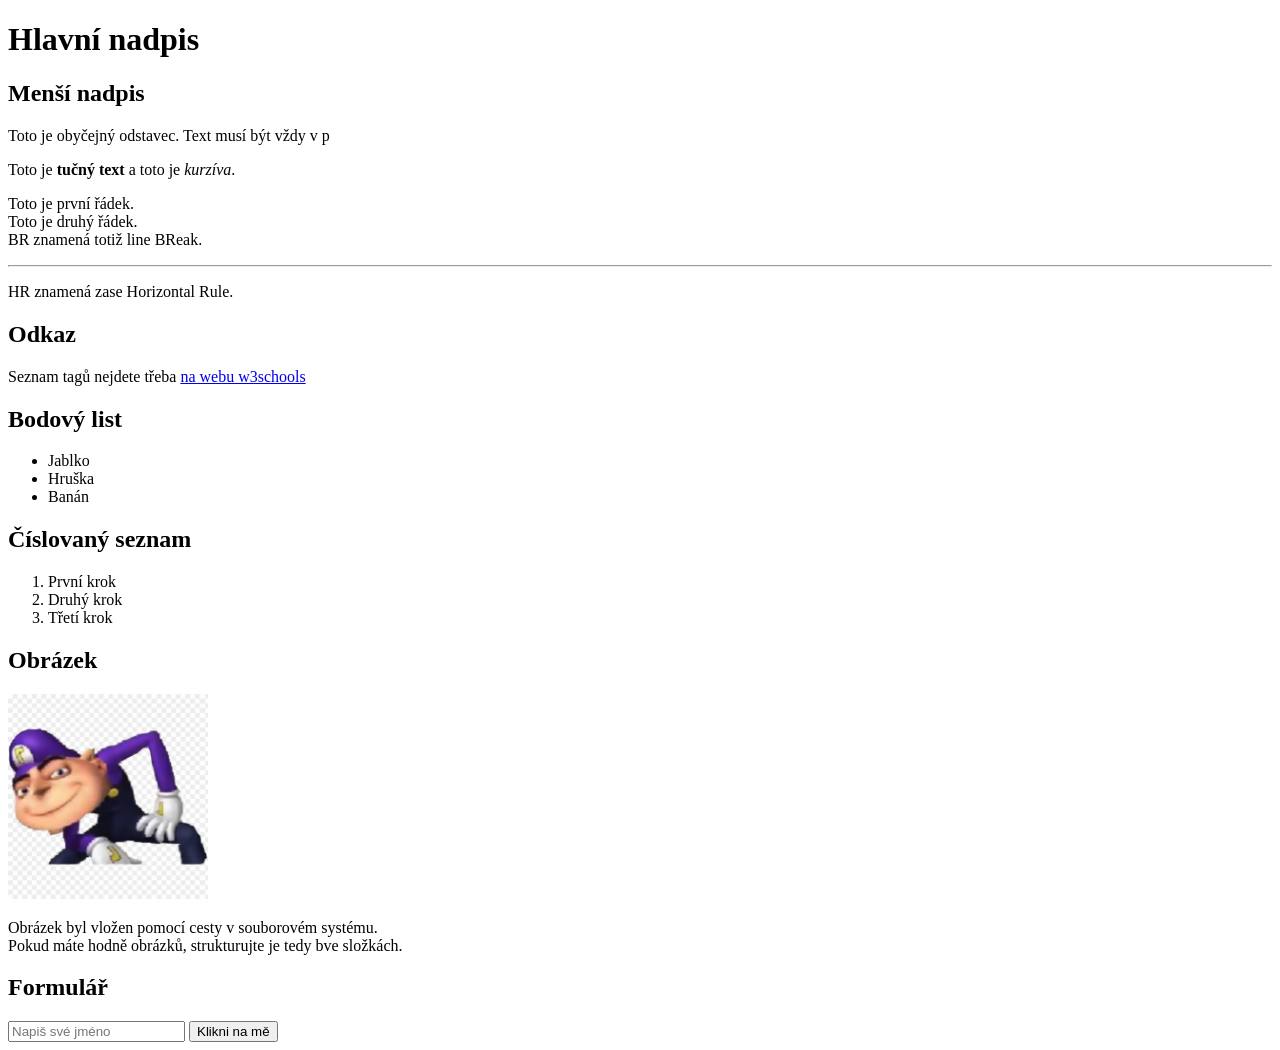
<file: 1. staticky_web/1.1. jedndouche_tagy/index.html>
<!DOCTYPE html>
<html>
<head>
    <title>Moje první stránka</title>
</head>

<body>

    <h1>Hlavní nadpis</h1>
    <h2>Menší nadpis</h2>

    <p>Toto je obyčejný odstavec. Text musí být vždy v p</p>
	
	
	<!-- komentář není na stránce vidět-->
	<!-- smrdíš -->
    <p>
        Toto je <b>tučný text</b>
        a toto je <i>kurzíva</i>.
    </p>

    <p>
        Toto je první řádek.<br>
        Toto je druhý řádek.<br>
		BR znamená totiž line BReak.
    </p>

    <hr>
	
	<p>HR znamená zase Horizontal Rule.</p>

    <h2>Odkaz</h2>

    <p> Seznam tagů nejdete třeba <a href="https://www.w3schools.com/TAGS/default.asp">na webu w3schools</a></p>

    <h2>Bodový list</h2>


    <ul>
        <li>Jablko</li>
        <li>Hruška</li>
        <li>Banán</li>
    </ul>

    <h2>Číslovaný seznam</h2>

    <ol>
        <li>První krok</li>
        <li>Druhý krok</li>
        <li>Třetí krok</li>
    </ol>

    
    <h2>Obrázek</h2>

    <img src="wagruigy.png" width="200px" alt="Ukázkový obrázek">
	<p>Obrázek byl vložen pomocí cesty v souborovém systému. <br> Pokud máte hodně obrázků, strukturujte je tedy bve složkách.</p>


    <h2>Formulář</h2>

    <input type="text" placeholder="Napiš své jméno">

    <button>Klikni na mě</button>

</body>
</html>
</file>
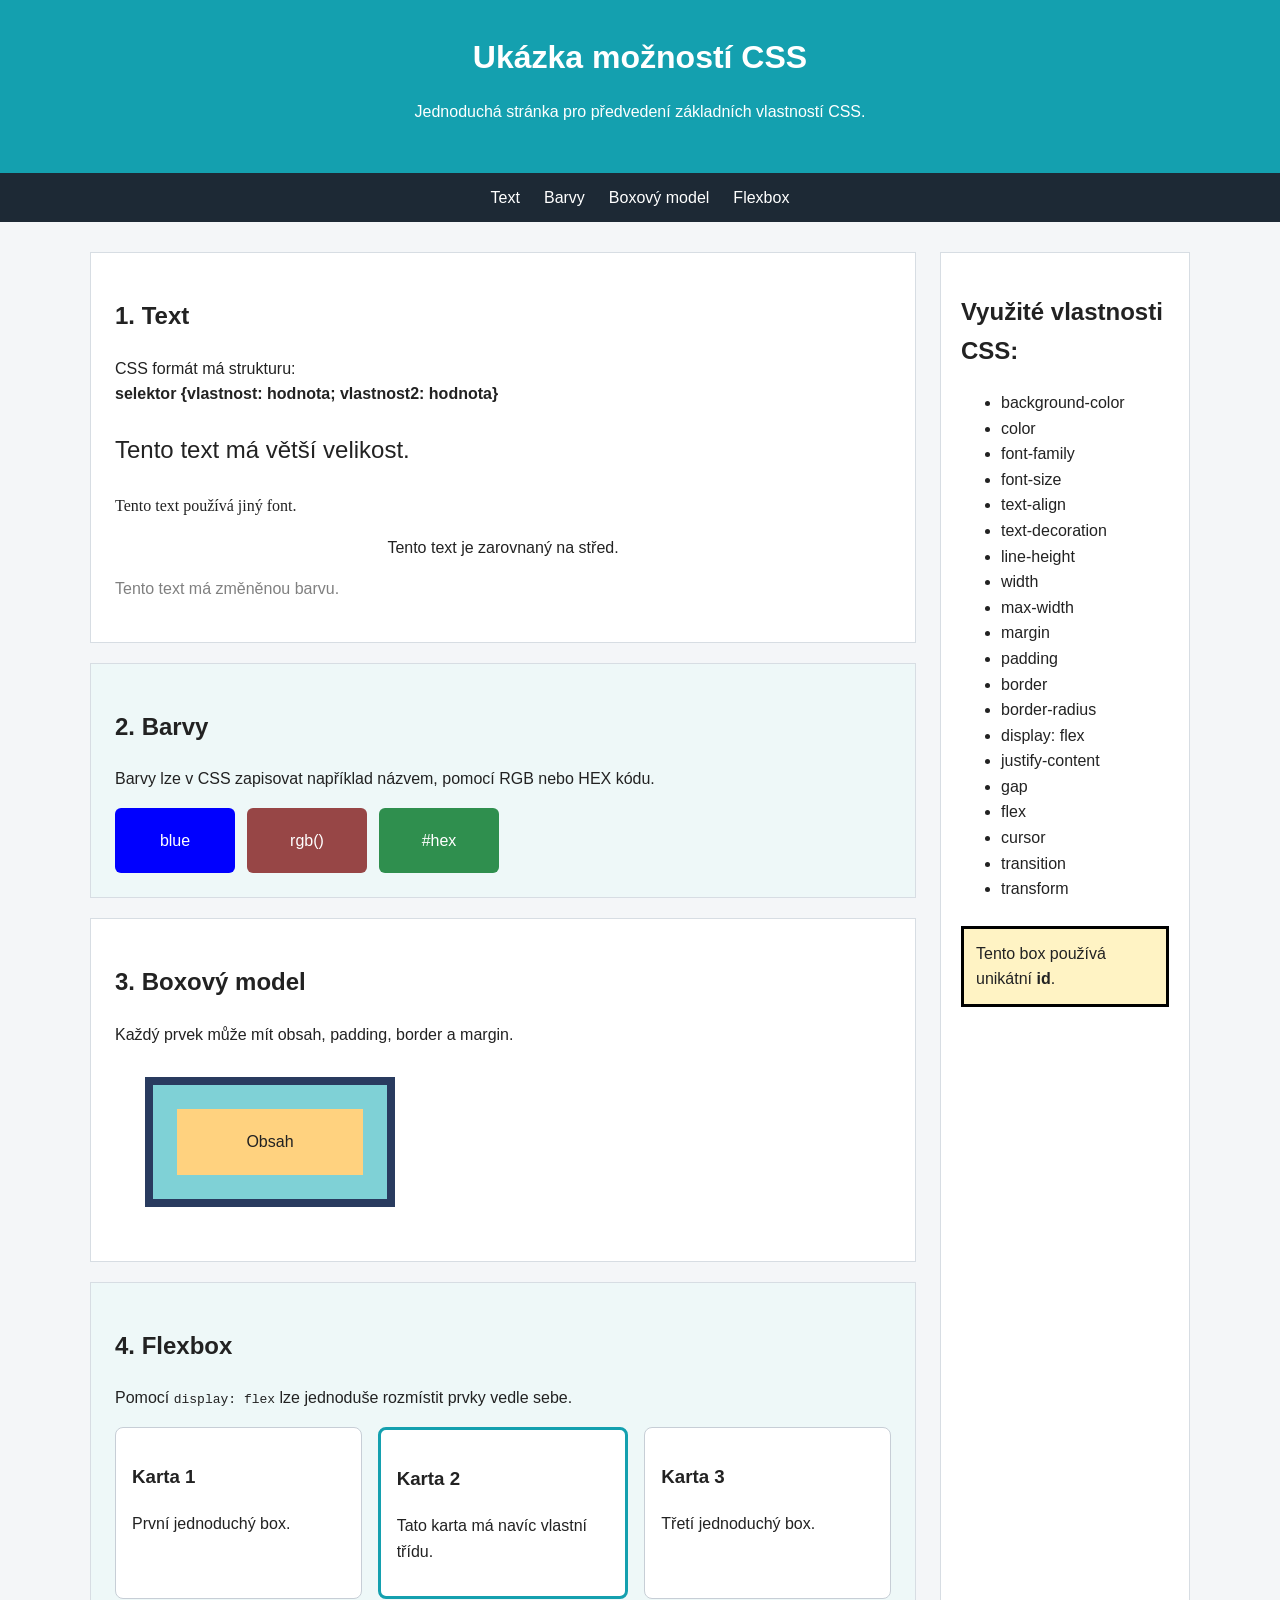
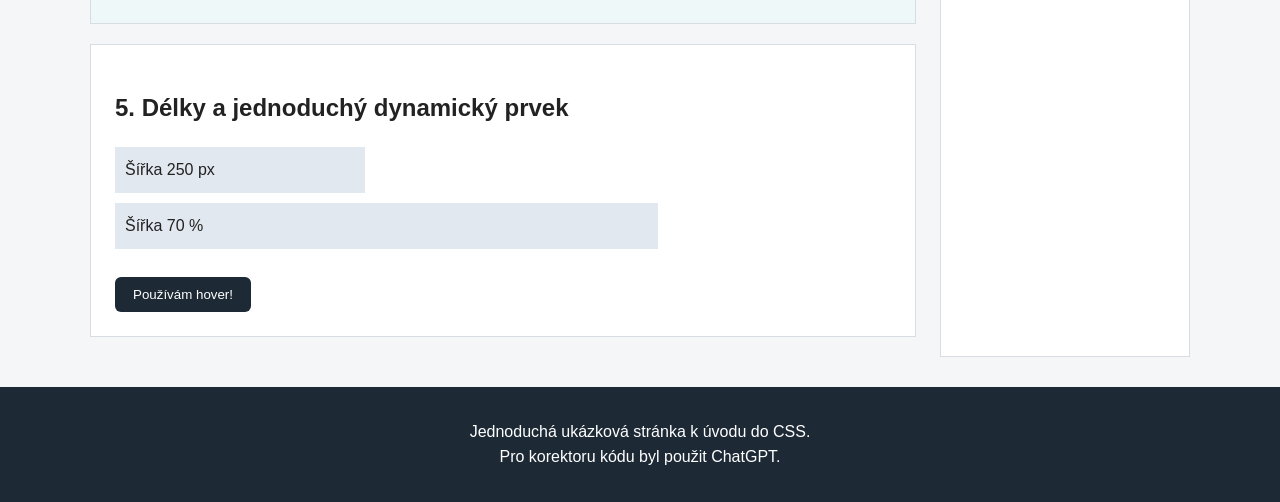
<file: 1. staticky_web/1.2 vyuziti_css/index.html>
<!doctype html>
<html lang="cs">
<head>
    <meta charset="utf-8">
    <meta name="viewport" content="width=device-width, initial-scale=1">
    <title>Ukázka CSS</title>
    <link rel="stylesheet" href="styles.css">
</head>
<body>

    <header class="site-header">
        <h1>Ukázka možností CSS</h1>
        <p>Jednoduchá stránka pro předvedení základních vlastností CSS.</p>
    </header>

    <nav class="navigation">
        <a href="#text">Text</a>
        <a href="#colors">Barvy</a>
        <a href="#box-model">Boxový model</a>
        <a href="#flexbox">Flexbox</a>
    </nav>

    <div class="page-layout">
        <main>
            <section id="text" class="section">
                <h2>1. Text</h2>
                <p>CSS formát má strukturu: <br><b> selektor   {vlastnost: hodnota; vlastnost2: hodnota}</b></p>
                <p class="large-text">Tento text má větší velikost.</p>
                <p class="different-font">Tento text používá jiný font.</p>
                <p class="centered-text">Tento text je zarovnaný na střed.</p>
                <p class="muted-text">Tento text má změněnou barvu.</p>
            </section>

            <section id="colors" class="section alternate">
                <h2>2. Barvy</h2>
                <p>Barvy lze v CSS zapisovat například názvem, pomocí RGB nebo HEX kódu.</p>

                <div class="color-row">
                    <div class="color-box color-name">blue</div>
                    <div class="color-box color-rgb">rgb()</div>
                    <div class="color-box color-hex">#hex</div>
                </div>
            </section>

            <section id="box-model" class="section">
                <h2>3. Boxový model</h2>
                <p>Každý prvek může mít obsah, padding, border a margin.</p>

                <div class="box-example">
                    <div class="box-content">Obsah</div>
                </div>
            </section>

            <section id="flexbox" class="section alternate">
                <h2>4. Flexbox</h2>
                <p>Pomocí <code>display: flex</code> lze jednoduše rozmístit prvky vedle sebe.</p>

                <div class="cards">
                    <article class="card">
                        <h3>Karta 1</h3>
                        <p>První jednoduchý box.</p>
                    </article>

                    <article class="card featured-card">
                        <h3>Karta 2</h3>
                        <p>Tato karta má navíc vlastní třídu.</p>
                    </article>

                    <article class="card">
                        <h3>Karta 3</h3>
                        <p>Třetí jednoduchý box.</p>
                    </article>
                </div>
            </section>

            <section class="section">
                <h2>5. Délky a jednoduchý dynamický prvek</h2>

                <div class="fixed-width">Šířka 250 px</div>
                <div class="relative-width">Šířka 70 %</div>

                <button class="demo-button">Používám hover!</button>
            </section>
        </main>

        <aside class="sidebar">
            <h2>Využité vlastnosti CSS:</h2>

            <ul>
                <li>background-color</li>
                <li>color</li>
                <li>font-family</li>
                <li>font-size</li>
                <li>text-align</li>
                <li>text-decoration</li>
                <li>line-height</li>
                <li>width</li>
                <li>max-width</li>
                <li>margin</li>
                <li>padding</li>
                <li>border</li>
                <li>border-radius</li>
                <li>display: flex</li>
                <li>justify-content</li>
                <li>gap</li>
                <li>flex</li>
                <li>cursor</li>
                <li>transition</li>
                <li>transform</li>
            </ul>

            <p id="unique-note">
                Tento box používá unikátní <strong>id</strong>.
            </p>
        </aside>
    </div>

    <footer class="site-footer">
        <p>Jednoduchá ukázková stránka k úvodu do CSS.<br> Pro korektoru kódu byl použit ChatGPT.</p>
    </footer>

</body>
</html>
</file>
<file: 1. staticky_web/1.2 vyuziti_css/styles.css>
/* -------------------------------------------------
   ZÁKLAD STRÁNKY
   ------------------------------------------------- */

* {
    box-sizing: border-box;
}

body {
    margin: 0;
    font-family: Arial, sans-serif;
    color: #222;
    background-color: #f4f6f8;
    line-height: 1.6;
}

.site-header {
    background-color: rgb(20, 160, 175);
    color: white;
    text-align: center;
    padding: 32px 20px;
}

.site-header h1 {
    margin: 0;
}

.navigation {
    display: flex;
    justify-content: center;
    gap: 24px;

    background-color: #1d2935;
    padding: 12px;
}

.navigation a {
    color: white;
    text-decoration: none;
}

.navigation a:hover {
    text-decoration: underline;
}


/* -------------------------------------------------
   ROZLOŽENÍ
   ------------------------------------------------- */

.page-layout {
    display: flex;
    gap: 24px;

    width: 90%;
    max-width: 1100px;
    margin: 30px auto;
}

main {
    flex: 1;
}

.sidebar {
    width: 250px;
    background-color: white;
    border: 1px solid #d7dde3;
    padding: 20px;
}


/* -------------------------------------------------
   SEKCE
   ------------------------------------------------- */

.section {
    background-color: white;
    padding: 24px;
    margin-bottom: 20px;
    border: 1px solid #d7dde3;
}

.alternate {
    background-color: #eef8f8;
}


/* -------------------------------------------------
   TEXT
   ------------------------------------------------- */

.large-text {
    font-size: 24px;
}

.different-font {
    font-family: Georgia, serif;
}

.centered-text {
    text-align: center;
}

.muted-text {
    color: gray;
}


/* -------------------------------------------------
   BARVY
   ------------------------------------------------- */

.color-row {
    display: flex;
    gap: 12px;
    flex-wrap: wrap;
}

.color-box {
    width: 120px;
    padding: 20px 10px;
    color: white;
    text-align: center;
    border-radius: 6px;
}

.color-name {
    background-color: blue;
}

.color-rgb {
    background-color: rgb(151, 70, 70);
}

.color-hex {
    background-color: #2f8f4e;
}


/* -------------------------------------------------
   BOXOVÝ MODEL
   ------------------------------------------------- */

.box-example {
    width: 250px;

    margin: 30px;
    border: 8px solid #293b5f;
    padding: 24px;

    background-color: #7fd1d6;
}

.box-content {
    background-color: #ffd27f;
    padding: 20px;
    text-align: center;
}


/* -------------------------------------------------
   FLEXBOX A TŘÍDY
   ------------------------------------------------- */

.cards {
    display: flex;
    justify-content: space-between;
    gap: 16px;
}

.card {
    flex: 1;
    min-width: 150px;

    background-color: white;
    border: 1px solid #c7ced6;
    padding: 16px;
    border-radius: 8px;
}

.featured-card {
    border: 3px solid #14a0af;
}


/* -------------------------------------------------
   DÉLKY A HOVER
   ------------------------------------------------- */

.fixed-width,
.relative-width {
    background-color: #e2e8ef;
    margin: 10px 0;
    padding: 10px;
}

.fixed-width {
    width: 250px;
}

.relative-width {
    width: 70%;
}

.demo-button {
    margin-top: 18px;
    padding: 10px 18px;
    border: 0;
    border-radius: 6px;

    background-color: #1d2935;
    color: white;
    cursor: pointer;

    transition: transform 0.2s;
}

.demo-button:hover {
    transform: scale(1.08);
}


/* -------------------------------------------------
   ID – UNIKÁTNÍ PRVEK
   ------------------------------------------------- */

#unique-note {
    margin-top: 24px;
    padding: 12px;
    border: 3px solid black;
    background-color: #fff3c4;
}


/* -------------------------------------------------
   FOOTER
   ------------------------------------------------- */

.site-footer {
    background-color: #1d2935;
    color: white;
    text-align: center;
    padding: 16px;
}


/* -------------------------------------------------
   JEDNODUCHÁ RESPONSIVITA
   ------------------------------------------------- */

@media (max-width: 750px) {
    .page-layout {
        flex-direction: column;
    }

    .sidebar {
        width: auto;
    }

    .cards {
        flex-direction: column;
    }

    .navigation {
        flex-wrap: wrap;
    }
}
</file>
